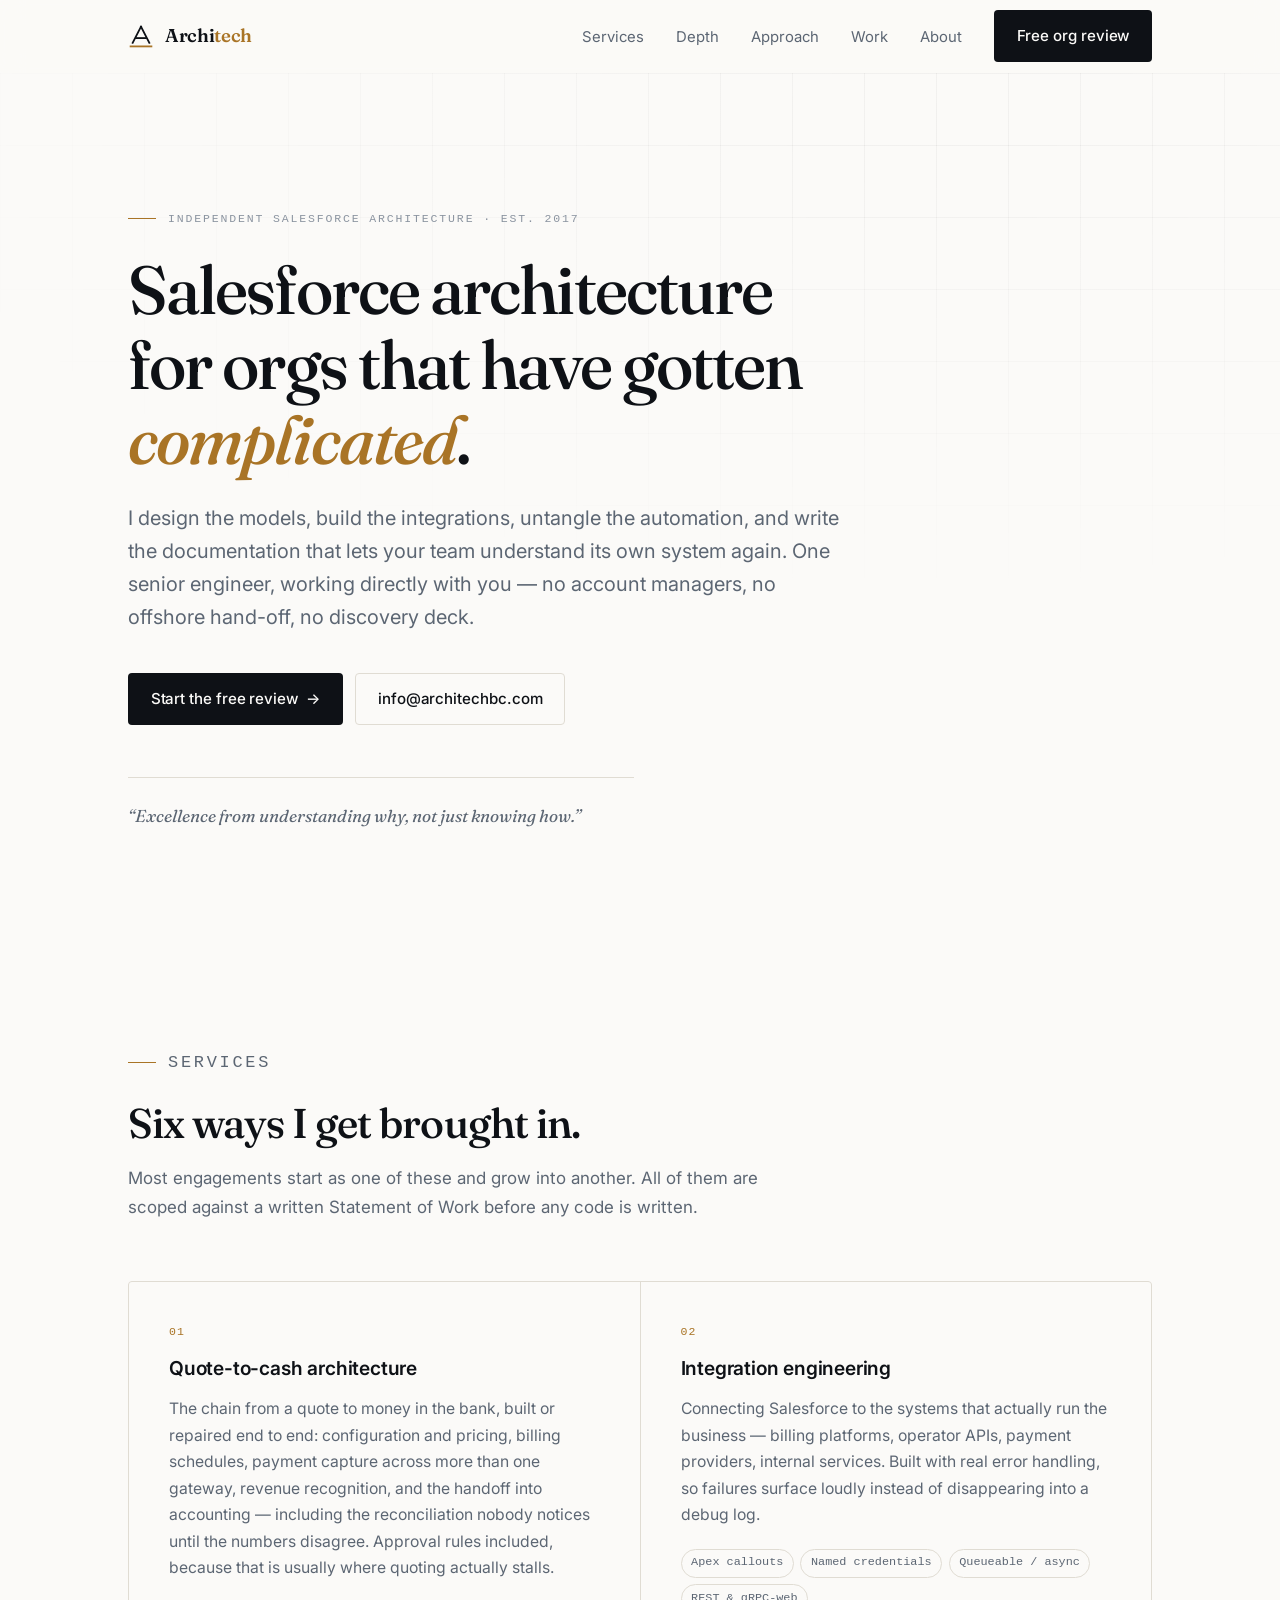
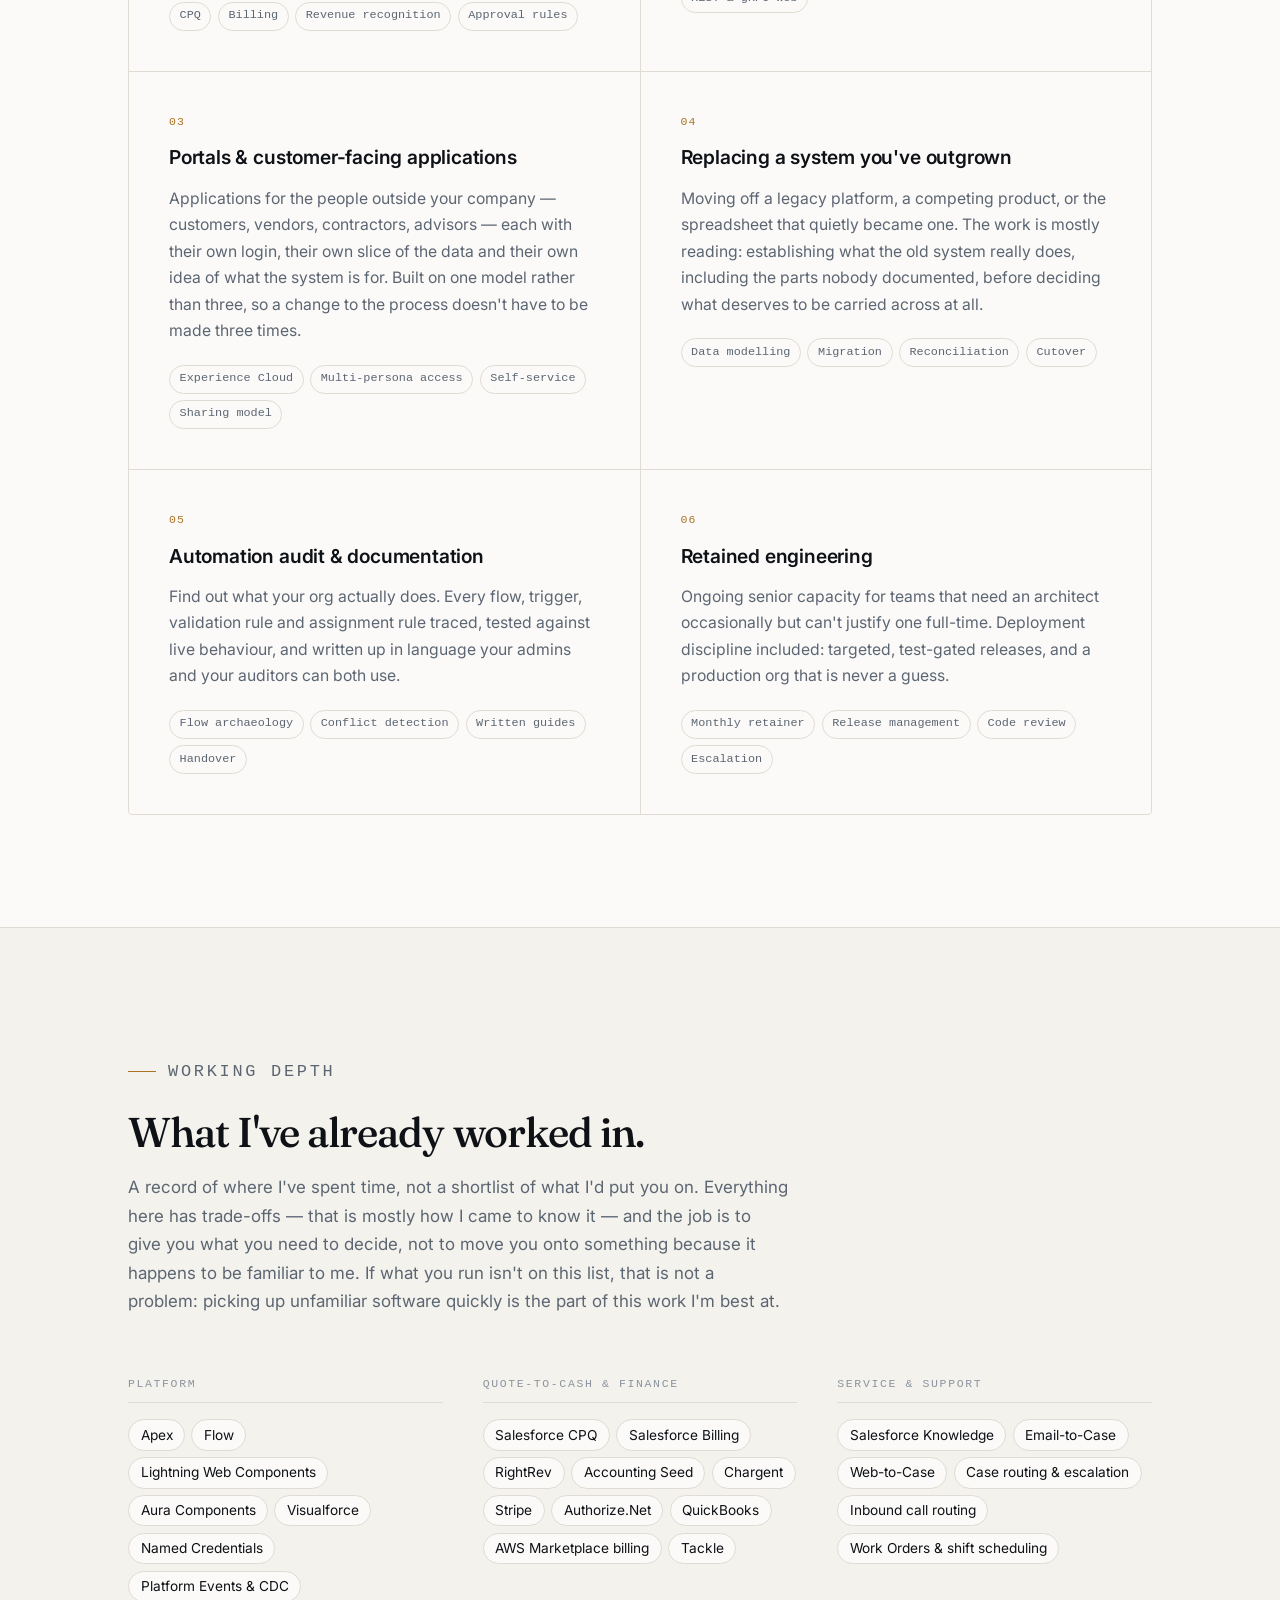
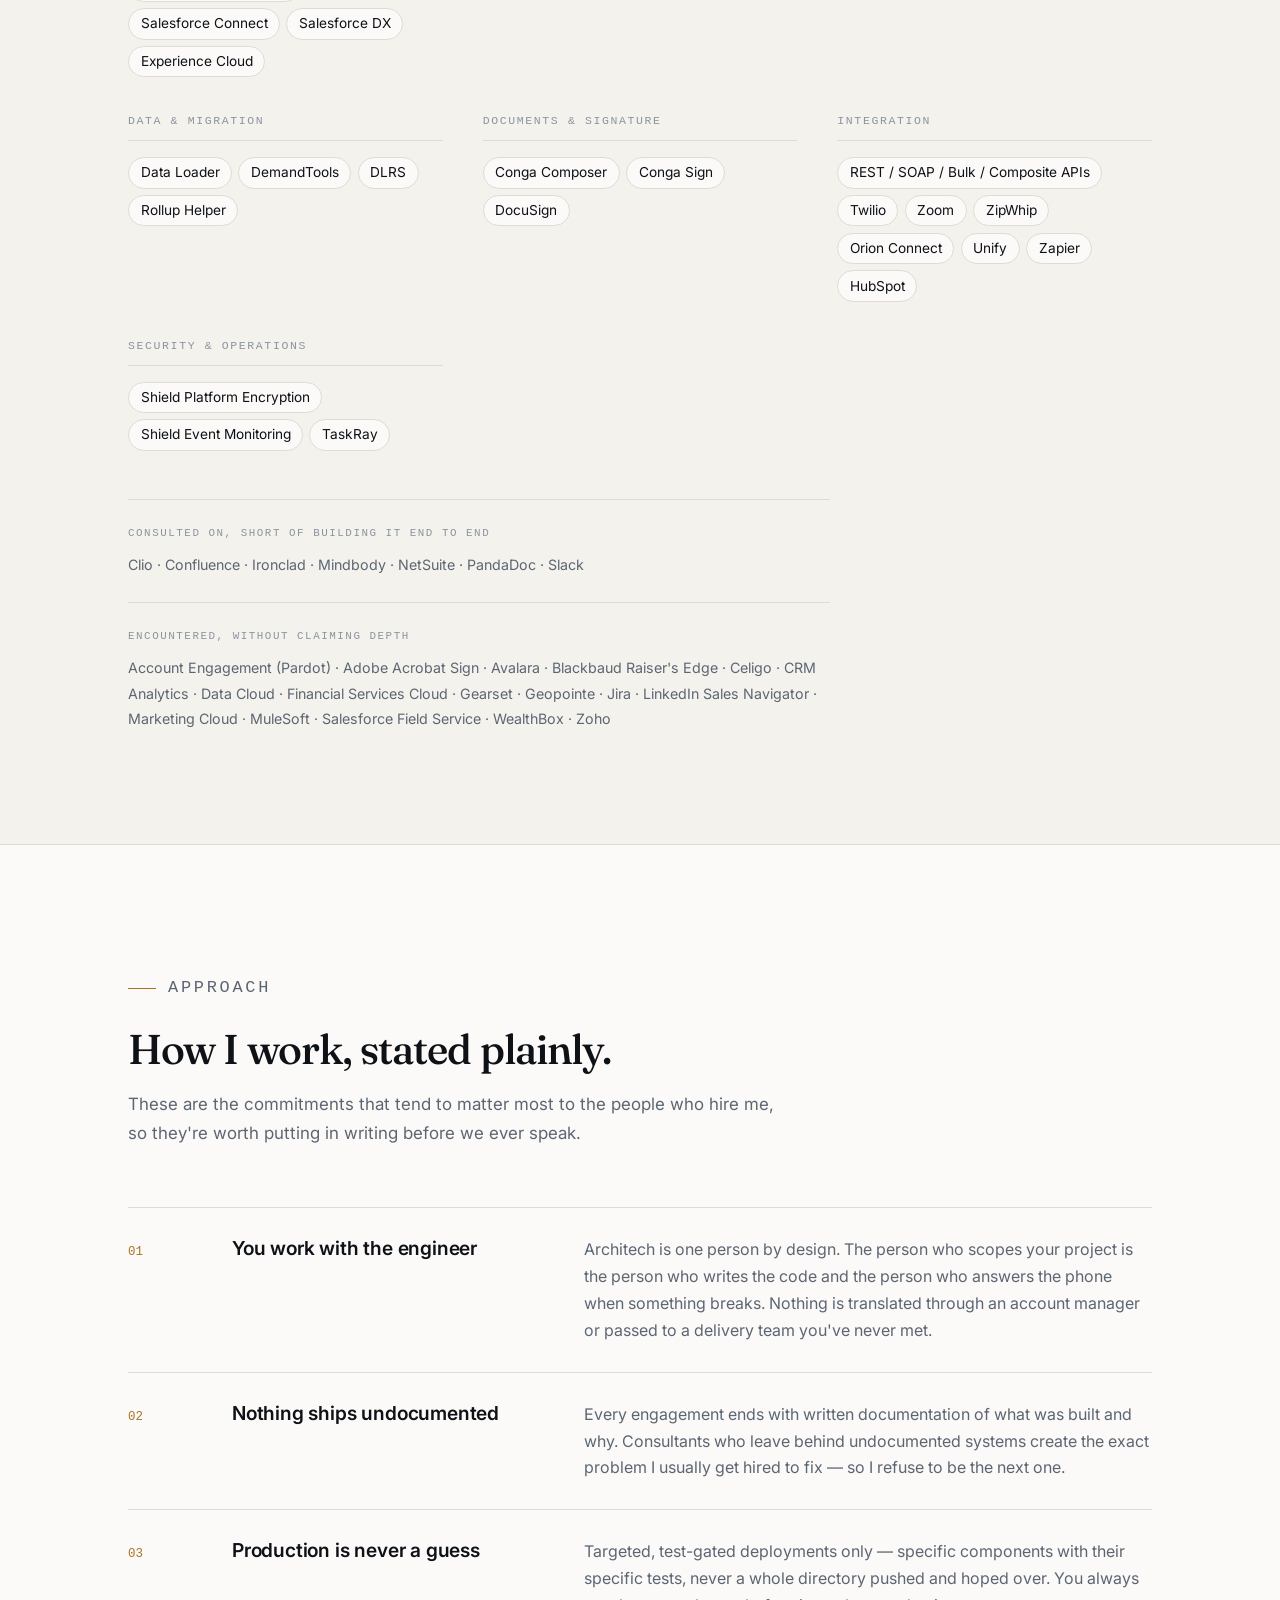
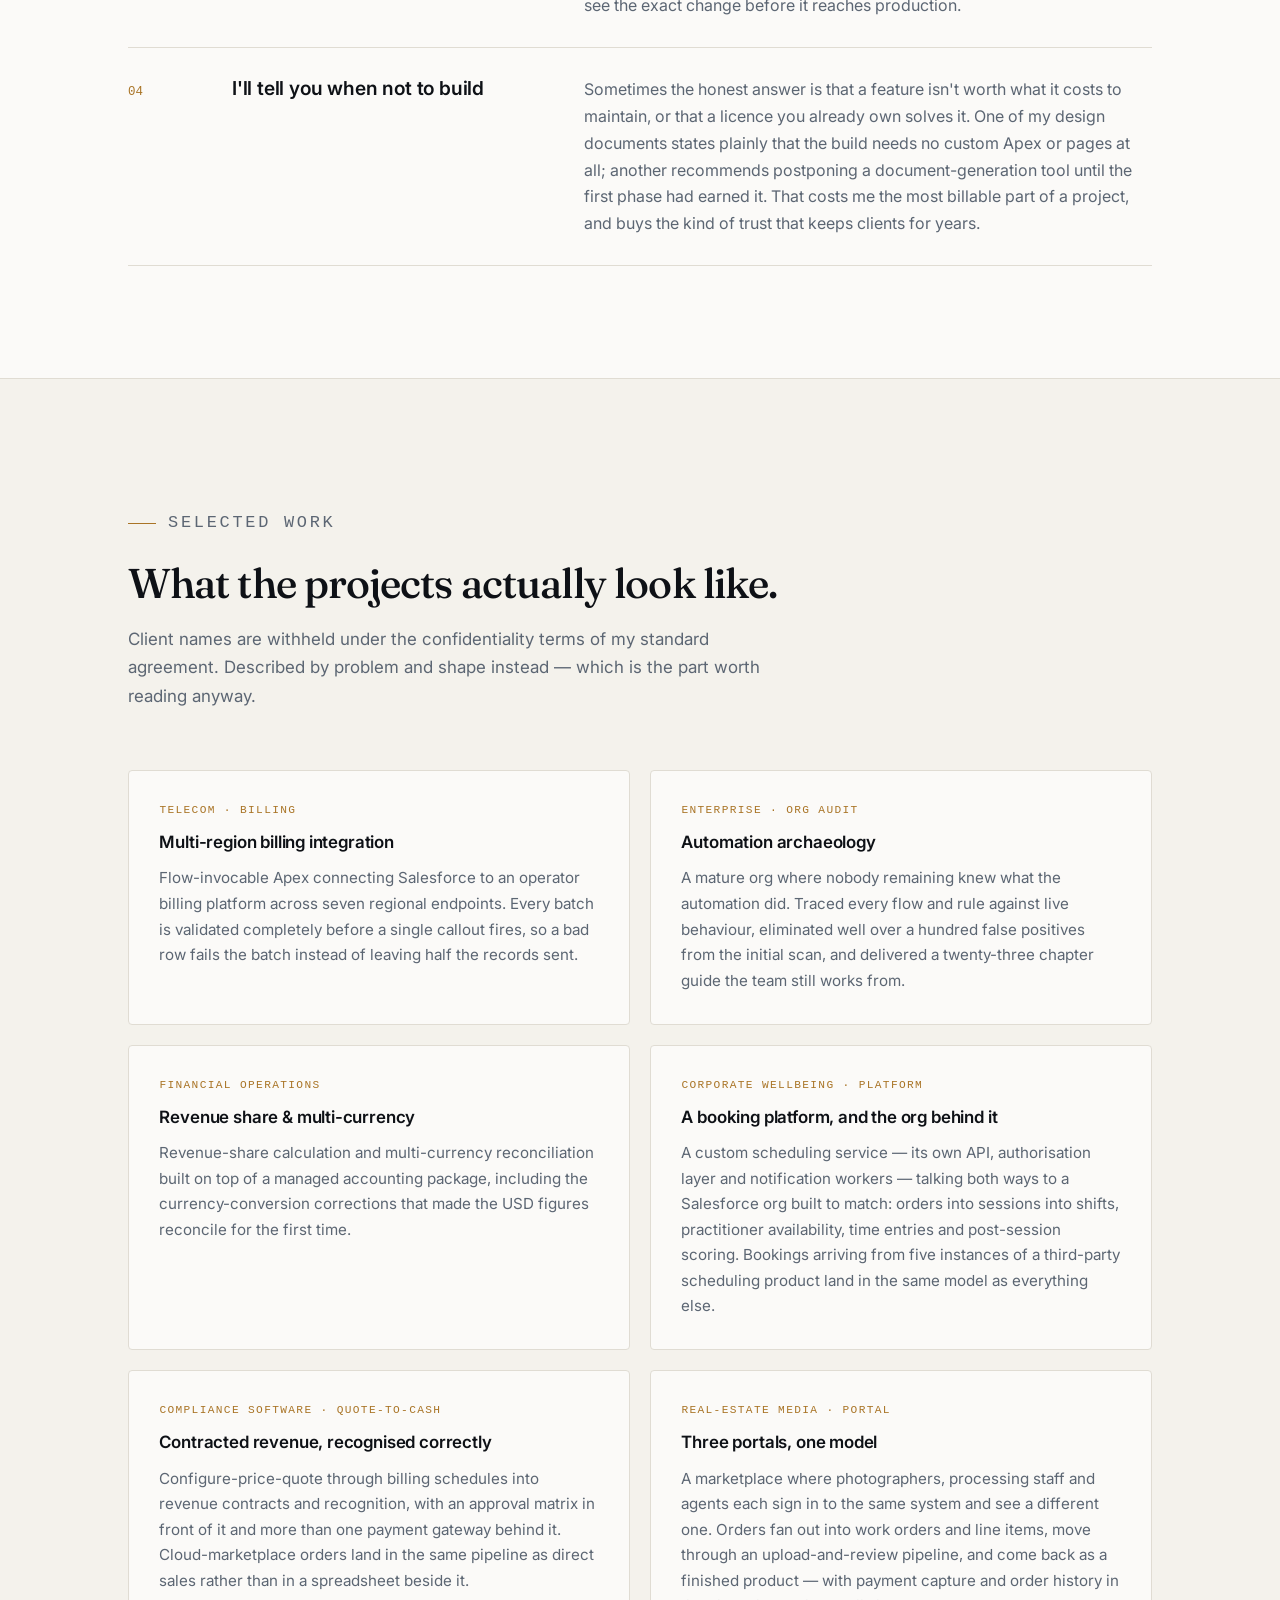
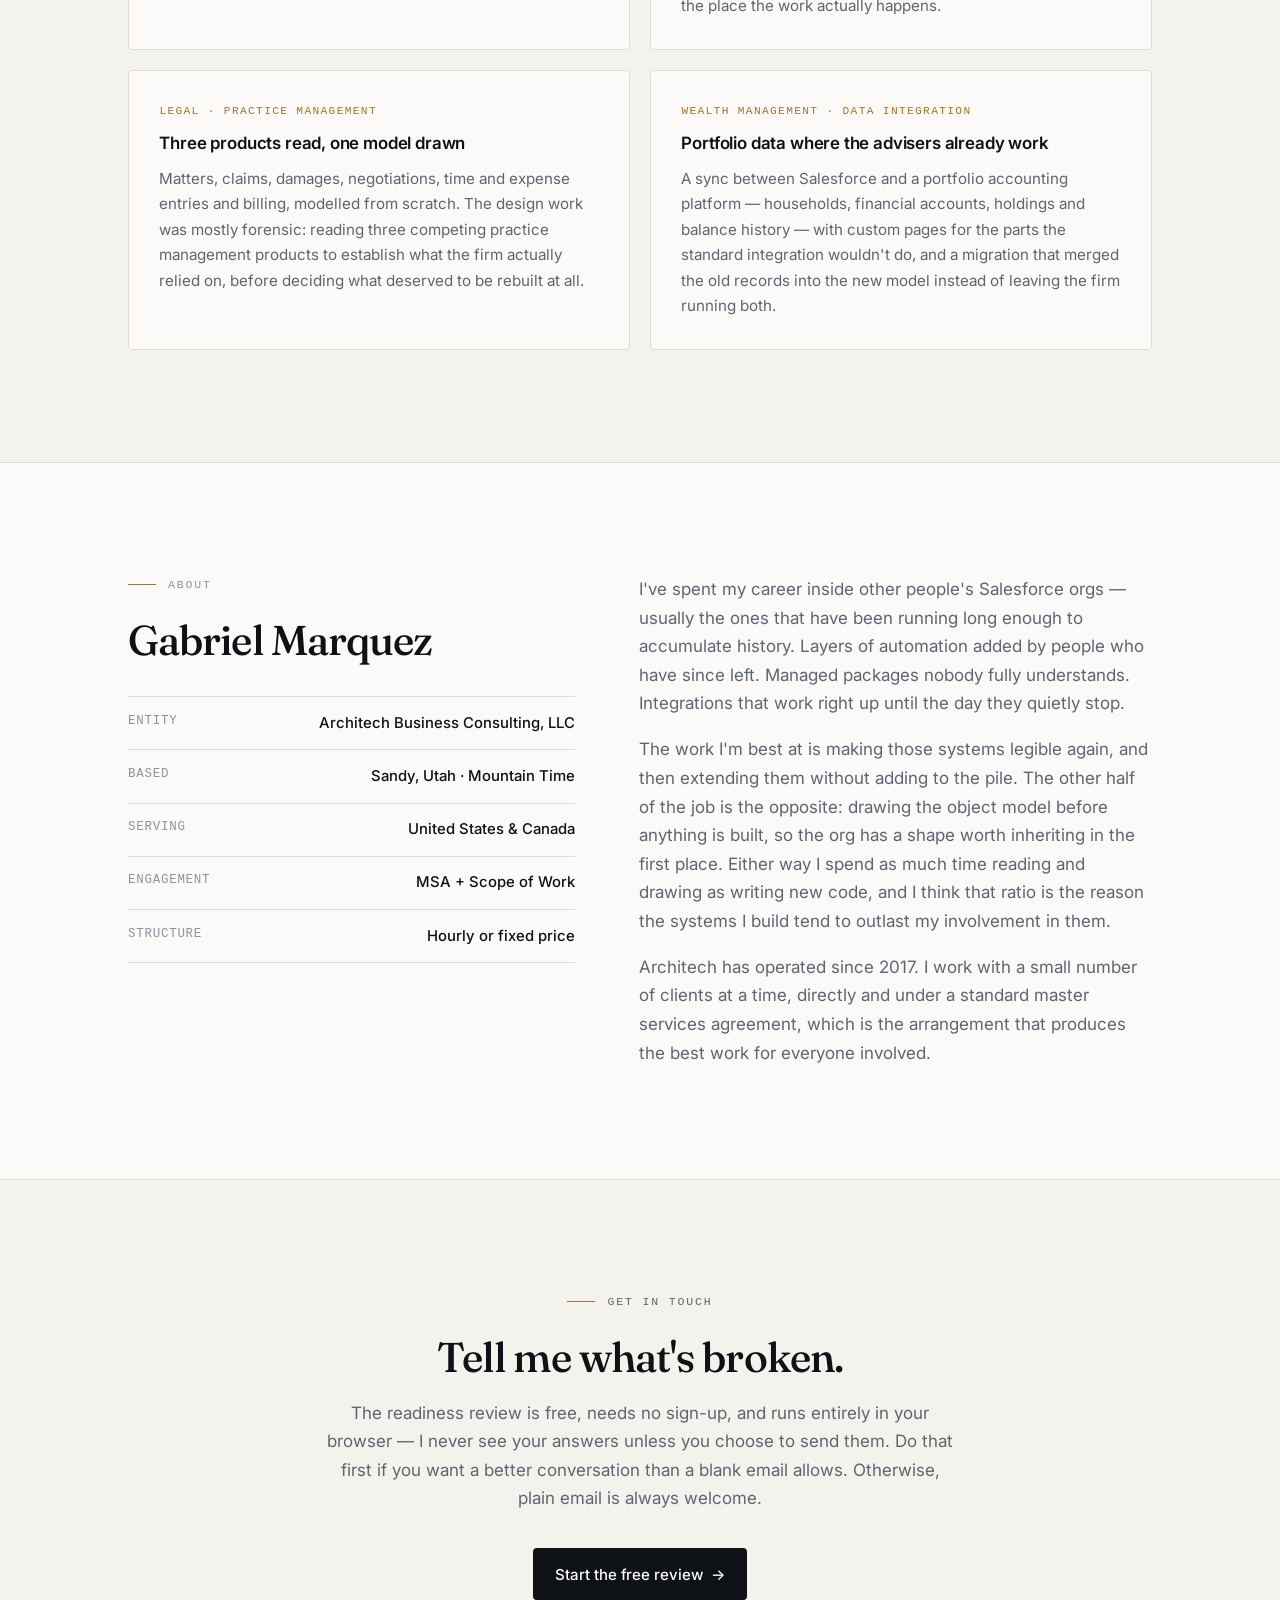
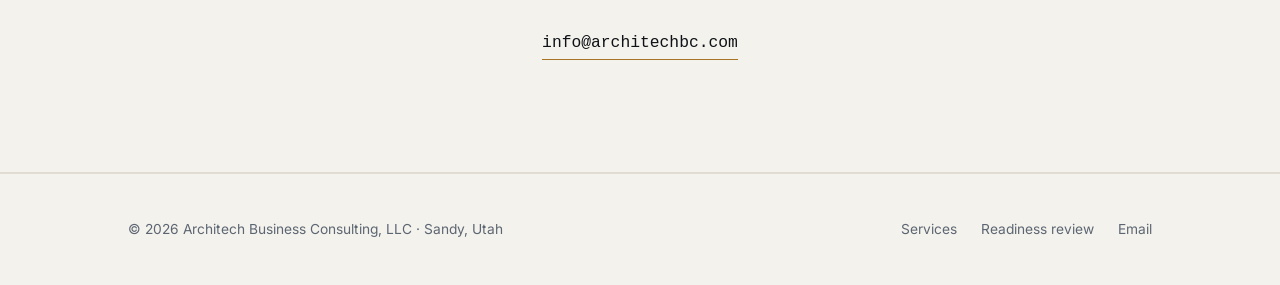
<file: index.html>
<!DOCTYPE html>
<html lang="en">
<head>
<meta charset="utf-8">
<meta name="viewport" content="width=device-width, initial-scale=1">

<!-- HTTPS only. GitHub Pages cannot send HSTS on a custom domain, so this is a
     belt-and-braces guard; the 301 from Pages does the real work. -->
<script>
  if (location.protocol === 'http:' && /(^|\.)architechbc\.com$/.test(location.hostname)) {
    location.replace('https://' + location.host + location.pathname + location.search + location.hash);
  }
</script>
<meta http-equiv="Content-Security-Policy" content="upgrade-insecure-requests">

<title>Architech Business Consulting — Independent Salesforce Architecture</title>
<meta name="description" content="Independent Salesforce architecture: quote-to-cash, integrations, portals, and the documentation that lets your team understand its own org.">
<link rel="canonical" href="https://architechbc.com/">

<meta property="og:type" content="website">
<meta property="og:site_name" content="Architech Business Consulting">
<meta property="og:title" content="Architech Business Consulting — Independent Salesforce Architecture">
<meta property="og:description" content="Quote-to-cash, integration engineering, portals, and the documentation nobody else will write. For Salesforce orgs that have gotten complicated.">
<meta property="og:url" content="https://architechbc.com/">
<meta property="og:image" content="https://architechbc.com/assets/img/og.png">
<meta property="og:image:width" content="1200">
<meta property="og:image:height" content="630">
<meta name="twitter:card" content="summary_large_image">

<link rel="icon" href="/favicon.ico" sizes="any">
<link rel="icon" href="/assets/img/favicon.svg" type="image/svg+xml">
<link rel="icon" type="image/png" sizes="32x32" href="/assets/img/favicon-32.png">
<link rel="icon" type="image/png" sizes="16x16" href="/assets/img/favicon-16.png">
<link rel="apple-touch-icon" href="/assets/img/apple-touch-icon.png">
<link rel="manifest" href="/site.webmanifest">
<meta name="theme-color" content="#0E1116">

<link rel="preconnect" href="https://fonts.googleapis.com">
<link rel="preconnect" href="https://fonts.gstatic.com" crossorigin>
<link href="https://fonts.googleapis.com/css2?family=Fraunces:ital,opsz,wght@0,9..144,400;0,9..144,500;0,9..144,600;1,9..144,400&family=Inter:wght@400;500;600&display=swap" rel="stylesheet">
<link rel="stylesheet" href="assets/css/site.css">

<script type="application/ld+json">
{
  "@context": "https://schema.org",
  "@type": "ProfessionalService",
  "name": "Architech Business Consulting, LLC",
  "alternateName": "Architech",
  "url": "https://architechbc.com/",
  "email": "info@architechbc.com",
  "description": "Independent Salesforce architecture: quote-to-cash, integration engineering, customer-facing portals, system replacement and automation documentation.",
  "founder": { "@type": "Person", "name": "Gabriel Marquez" },
  "foundingDate": "2017",
  "address": { "@type": "PostalAddress", "addressLocality": "Sandy", "addressRegion": "UT", "addressCountry": "US" },
  "areaServed": ["US", "CA"],
  "knowsAbout": ["Salesforce", "Apex", "Salesforce Flow", "Lightning Web Components", "Visualforce", "Experience Cloud", "Salesforce CPQ", "Salesforce Billing", "Revenue Recognition", "Accounting Seed", "System Integration", "Data Migration", "Salesforce DX", "Solution Architecture", "Quote to Cash"]
}
</script>
</head>
<body>
<a class="skip" href="#main">Skip to content</a>

<header class="site-header" id="siteHeader">
  <div class="wrap site-header__inner">
    <a class="brand" href="/" aria-label="Architech Business Consulting — home">
      <svg viewBox="0 0 100 100" fill="none" aria-hidden="true">
        <g stroke="currentColor" stroke-width="7" stroke-linecap="square">
          <path d="M50 14 L82 76"/><path d="M50 14 L18 76"/><path d="M31 58 H69"/>
        </g>
        <path d="M10 90 H90" stroke="var(--accent)" stroke-width="7" stroke-linecap="square"/>
      </svg>
      <span class="brand__name">Archi<em>tech</em></span>
    </a>

    <nav class="nav" id="nav" aria-label="Primary">
      <ul class="nav__links">
        <li><a href="#services">Services</a></li>
        <li><a href="#depth">Depth</a></li>
        <li><a href="#approach">Approach</a></li>
        <li><a href="#work">Work</a></li>
        <li><a href="#about">About</a></li>
      </ul>
      <a class="btn btn--primary header-cta" href="/scope/">Free org review</a>
      <button class="nav__toggle" id="navToggle" aria-expanded="false" aria-controls="nav" aria-label="Menu">
        <svg viewBox="0 0 24 24" fill="none" stroke="currentColor" stroke-width="2" aria-hidden="true">
          <path d="M3 6h18M3 12h18M3 18h18"/>
        </svg>
      </button>
    </nav>
  </div>
</header>

<main id="main">

  <!-- ============================ HERO ============================ -->
  <section class="hero">
    <div class="wrap">
      <p class="eyebrow">Independent Salesforce architecture &middot; Est. 2017</p>
      <h1>Salesforce architecture for orgs that have gotten <em>complicated</em>.</h1>
      <p class="lede hero__lede">
        I design the models, build the integrations, untangle the automation, and write the
        documentation that lets your team understand its own system again. One senior engineer,
        working directly with you
        &mdash; no account managers, no offshore hand-off, no discovery deck.
      </p>
      <div class="hero__actions">
        <a class="btn btn--primary" href="/scope/">Start the free review <span class="btn__arrow" aria-hidden="true">&rarr;</span></a>
        <a class="btn btn--ghost" href="mailto:info@architechbc.com">info@architechbc.com</a>
      </div>
      <p class="hero__sig">&ldquo;Excellence from understanding why, not just knowing how.&rdquo;</p>
    </div>
  </section>

  <!-- ========================== SERVICES ========================== -->
  <section class="section" id="services">
    <div class="wrap">
      <div class="section__head">
        <p class="eyebrow">Services</p>
        <h2>Six ways I get brought in.</h2>
        <p>Most engagements start as one of these and grow into another. All of them are scoped
           against a written Statement of Work before any code is written.</p>
      </div>

      <div class="services">
        <article class="service">
          <span class="service__num">01</span>
          <h3>Quote-to-cash architecture</h3>
          <p>The chain from a quote to money in the bank, built or repaired end to end:
             configuration and pricing, billing schedules, payment capture across more than one
             gateway, revenue recognition, and the handoff into accounting &mdash; including the
             reconciliation nobody notices until the numbers disagree. Approval rules included,
             because that is usually where quoting actually stalls.</p>
          <ul><li>CPQ</li><li>Billing</li><li>Revenue recognition</li><li>Approval rules</li></ul>
        </article>

        <article class="service">
          <span class="service__num">02</span>
          <h3>Integration engineering</h3>
          <p>Connecting Salesforce to the systems that actually run the business &mdash; billing
             platforms, operator APIs, payment providers, internal services. Built with real error
             handling, so failures surface loudly instead of disappearing into a debug log.</p>
          <ul><li>Apex callouts</li><li>Named credentials</li><li>Queueable / async</li><li>REST &amp; gRPC-web</li></ul>
        </article>

        <article class="service">
          <span class="service__num">03</span>
          <h3>Portals &amp; customer-facing applications</h3>
          <p>Applications for the people outside your company &mdash; customers, vendors,
             contractors, advisors &mdash; each with their own login, their own slice of the data
             and their own idea of what the system is for. Built on one model rather than three, so
             a change to the process doesn't have to be made three times.</p>
          <ul><li>Experience Cloud</li><li>Multi-persona access</li><li>Self-service</li><li>Sharing model</li></ul>
        </article>

        <article class="service">
          <span class="service__num">04</span>
          <h3>Replacing a system you've outgrown</h3>
          <p>Moving off a legacy platform, a competing product, or the spreadsheet that quietly
             became one. The work is mostly reading: establishing what the old system really does,
             including the parts nobody documented, before deciding what deserves to be carried
             across at all.</p>
          <ul><li>Data modelling</li><li>Migration</li><li>Reconciliation</li><li>Cutover</li></ul>
        </article>

        <article class="service">
          <span class="service__num">05</span>
          <h3>Automation audit &amp; documentation</h3>
          <p>Find out what your org actually does. Every flow, trigger, validation rule and
             assignment rule traced, tested against live behaviour, and written up in language your
             admins and your auditors can both use.</p>
          <ul><li>Flow archaeology</li><li>Conflict detection</li><li>Written guides</li><li>Handover</li></ul>
        </article>

        <article class="service">
          <span class="service__num">06</span>
          <h3>Retained engineering</h3>
          <p>Ongoing senior capacity for teams that need an architect occasionally but can't justify
             one full-time. Deployment discipline included: targeted, test-gated releases, and a
             production org that is never a guess.</p>
          <ul><li>Monthly retainer</li><li>Release management</li><li>Code review</li><li>Escalation</li></ul>
        </article>
      </div>
    </div>
  </section>

  <!-- ======================== WORKING DEPTH ======================= -->
  <section class="section section--tint" id="depth">
    <div class="wrap">
      <div class="section__head">
        <p class="eyebrow">Working depth</p>
        <h2>What I've already worked in.</h2>
        <p>A record of where I've spent time, not a shortlist of what I'd put you on. Everything
           here has trade-offs &mdash; that is mostly how I came to know it &mdash; and the job is
           to give you what you need to decide, not to move you onto something because it happens to
           be familiar to me. If what you run isn't on this list, that is not a problem: picking up
           unfamiliar software quickly is the part of this work I'm best at.</p>
      </div>

      <div class="depth">
        <div class="depth__group">
          <h3>Platform</h3>
          <ul>
            <li>Apex</li>
            <li>Flow</li>
            <li>Lightning Web Components</li>
            <li>Aura Components</li>
            <li>Visualforce</li>
            <li>Named Credentials</li>
            <li>Platform Events &amp; CDC</li>
            <li>Salesforce Connect</li>
            <li>Salesforce DX</li>
            <li>Experience Cloud</li>
          </ul>
        </div>

        <div class="depth__group">
          <h3>Quote-to-cash &amp; finance</h3>
          <ul>
            <li>Salesforce CPQ</li>
            <li>Salesforce Billing</li>
            <li>RightRev</li>
            <li>Accounting Seed</li>
            <li>Chargent</li>
            <li>Stripe</li>
            <li>Authorize.Net</li>
            <li>QuickBooks</li>
            <li>AWS Marketplace billing</li>
            <li>Tackle</li>
          </ul>
        </div>

        <div class="depth__group">
          <h3>Service &amp; support</h3>
          <ul>
            <li>Salesforce Knowledge</li>
            <li>Email-to-Case</li>
            <li>Web-to-Case</li>
            <li>Case routing &amp; escalation</li>
            <li>Inbound call routing</li>
            <li>Work Orders &amp; shift scheduling</li>
          </ul>
        </div>

        <div class="depth__group">
          <h3>Data &amp; migration</h3>
          <ul>
            <li>Data Loader</li>
            <li>DemandTools</li>
            <li>DLRS</li>
            <li>Rollup Helper</li>
          </ul>
        </div>

        <div class="depth__group">
          <h3>Documents &amp; signature</h3>
          <ul>
            <li>Conga Composer</li>
            <li>Conga Sign</li>
            <li>DocuSign</li>
          </ul>
        </div>

        <div class="depth__group">
          <h3>Integration</h3>
          <ul>
            <li>REST / SOAP / Bulk / Composite APIs</li>
            <li>Twilio</li>
            <li>Zoom</li>
            <li>ZipWhip</li>
            <li>Orion Connect</li>
            <li>Unify</li>
            <li>Zapier</li>
            <li>HubSpot</li>
          </ul>
        </div>

        <div class="depth__group">
          <h3>Security &amp; operations</h3>
          <ul>
            <li>Shield Platform Encryption</li>
            <li>Shield Event Monitoring</li>
            <li>TaskRay</li>
          </ul>
        </div>
      </div>

      <p class="depth__also">
        <span>Consulted on, short of building it end to end</span>
        Clio &middot; Confluence &middot; Ironclad &middot; Mindbody &middot; NetSuite &middot;
        PandaDoc &middot; Slack
      </p>

      <p class="depth__also">
        <span>Encountered, without claiming depth</span>
        Account Engagement (Pardot) &middot; Adobe Acrobat Sign &middot; Avalara &middot;
        Blackbaud Raiser's Edge &middot; Celigo &middot; CRM Analytics &middot; Data Cloud &middot;
        Financial Services Cloud &middot; Gearset &middot; Geopointe &middot; Jira &middot;
        LinkedIn Sales Navigator &middot; Marketing Cloud &middot; MuleSoft &middot;
        Salesforce Field Service &middot; WealthBox &middot; Zoho
      </p>
    </div>
  </section>

  <!-- ========================== APPROACH ========================== -->
  <section class="section" id="approach">
    <div class="wrap">
      <div class="section__head">
        <p class="eyebrow">Approach</p>
        <h2>How I work, stated plainly.</h2>
        <p>These are the commitments that tend to matter most to the people who hire me, so
           they're worth putting in writing before we ever speak.</p>
      </div>

      <div class="approach">
        <div class="approach__item">
          <span class="approach__num">01</span>
          <h3>You work with the engineer</h3>
          <p>Architech is one person by design. The person who scopes your project is the person who
             writes the code and the person who answers the phone when something breaks. Nothing is
             translated through an account manager or passed to a delivery team you've never met.</p>
        </div>

        <div class="approach__item">
          <span class="approach__num">02</span>
          <h3>Nothing ships undocumented</h3>
          <p>Every engagement ends with written documentation of what was built and why. Consultants
             who leave behind undocumented systems create the exact problem I usually get hired to
             fix &mdash; so I refuse to be the next one.</p>
        </div>

        <div class="approach__item">
          <span class="approach__num">03</span>
          <h3>Production is never a guess</h3>
          <p>Targeted, test-gated deployments only &mdash; specific components with their specific
             tests, never a whole directory pushed and hoped over. You always see the exact change
             before it reaches production.</p>
        </div>

        <div class="approach__item">
          <span class="approach__num">04</span>
          <h3>I'll tell you when not to build</h3>
          <p>Sometimes the honest answer is that a feature isn't worth what it costs to maintain, or
             that a licence you already own solves it. One of my design documents states plainly that
             the build needs no custom Apex or pages at all; another recommends postponing a
             document-generation tool until the first phase had earned it. That costs me the most
             billable part of a project, and buys the kind of trust that keeps clients for years.</p>
        </div>
      </div>
    </div>
  </section>

  <!-- ============================ WORK ============================ -->
  <section class="section section--tint" id="work">
    <div class="wrap">
      <div class="section__head">
        <p class="eyebrow">Selected work</p>
        <h2>What the projects actually look like.</h2>
        <p>Client names are withheld under the confidentiality terms of my standard agreement.
           Described by problem and shape instead &mdash; which is the part worth reading anyway.</p>
      </div>

      <div class="sectors">
        <article class="sector">
          <span class="sector__tag">Telecom &middot; Billing</span>
          <h3>Multi-region billing integration</h3>
          <p>Flow-invocable Apex connecting Salesforce to an operator billing platform across seven
             regional endpoints. Every batch is validated completely before a single callout fires,
             so a bad row fails the batch instead of leaving half the records sent.</p>
        </article>

        <article class="sector">
          <span class="sector__tag">Enterprise &middot; Org audit</span>
          <h3>Automation archaeology</h3>
          <p>A mature org where nobody remaining knew what the automation did. Traced every flow and
             rule against live behaviour, eliminated well over a hundred false positives from the
             initial scan, and delivered a twenty-three chapter guide the team still works from.</p>
        </article>

        <article class="sector">
          <span class="sector__tag">Financial operations</span>
          <h3>Revenue share &amp; multi-currency</h3>
          <p>Revenue-share calculation and multi-currency reconciliation built on top of a managed
             accounting package, including the currency-conversion corrections that made the USD
             figures reconcile for the first time.</p>
        </article>

        <article class="sector">
          <span class="sector__tag">Corporate wellbeing &middot; Platform</span>
          <h3>A booking platform, and the org behind it</h3>
          <p>A custom scheduling service &mdash; its own API, authorisation layer and notification
             workers &mdash; talking both ways to a Salesforce org built to match: orders into
             sessions into shifts, practitioner availability, time entries and post-session scoring.
             Bookings arriving from five instances of a third-party scheduling product land in the
             same model as everything else.</p>
        </article>

        <article class="sector">
          <span class="sector__tag">Compliance software &middot; Quote-to-cash</span>
          <h3>Contracted revenue, recognised correctly</h3>
          <p>Configure-price-quote through billing schedules into revenue contracts and recognition,
             with an approval matrix in front of it and more than one payment gateway behind it.
             Cloud-marketplace orders land in the same pipeline as direct sales rather than in a
             spreadsheet beside it.</p>
        </article>

        <article class="sector">
          <span class="sector__tag">Real-estate media &middot; Portal</span>
          <h3>Three portals, one model</h3>
          <p>A marketplace where photographers, processing staff and agents each sign in to the same
             system and see a different one. Orders fan out into work orders and line items, move
             through an upload-and-review pipeline, and come back as a finished product &mdash; with
             payment capture and order history in the place the work actually happens.</p>
        </article>

        <article class="sector">
          <span class="sector__tag">Legal &middot; Practice management</span>
          <h3>Three products read, one model drawn</h3>
          <p>Matters, claims, damages, negotiations, time and expense entries and billing, modelled
             from scratch. The design work was mostly forensic: reading three competing practice
             management products to establish what the firm actually relied on, before deciding what
             deserved to be rebuilt at all.</p>
        </article>

        <article class="sector">
          <span class="sector__tag">Wealth management &middot; Data integration</span>
          <h3>Portfolio data where the advisers already work</h3>
          <p>A sync between Salesforce and a portfolio accounting platform &mdash; households,
             financial accounts, holdings and balance history &mdash; with custom pages for the parts
             the standard integration wouldn't do, and a migration that merged the old records into
             the new model instead of leaving the firm running both.</p>
        </article>
      </div>
    </div>
  </section>

  <!-- =========================== ABOUT ============================ -->
  <section class="section" id="about">
    <div class="wrap">
      <div class="about">
        <div>
          <p class="eyebrow">About</p>
          <h2>Gabriel Marquez</h2>
          <ul class="about__facts" style="margin-top:2rem">
            <li><span class="k">Entity</span><span class="v">Architech Business Consulting, LLC</span></li>
            <li><span class="k">Based</span><span class="v">Sandy, Utah &middot; Mountain Time</span></li>
            <li><span class="k">Serving</span><span class="v">United States &amp; Canada</span></li>
            <li><span class="k">Engagement</span><span class="v">MSA + Scope of Work</span></li>
            <li><span class="k">Structure</span><span class="v">Hourly or fixed price</span></li>
          </ul>
        </div>

        <div class="about__body">
          <p>I've spent my career inside other people's Salesforce orgs &mdash; usually the ones that
             have been running long enough to accumulate history. Layers of automation added by people
             who have since left. Managed packages nobody fully understands. Integrations that work
             right up until the day they quietly stop.</p>
          <p>The work I'm best at is making those systems legible again, and then extending them
             without adding to the pile. The other half of the job is the opposite: drawing the
             object model before anything is built, so the org has a shape worth inheriting in the
             first place. Either way I spend as much time reading and drawing as writing new code,
             and I think that ratio is the reason the systems I build tend to outlast my involvement
             in them.</p>
          <p>Architech has operated since 2017. I work with a small number of clients at a time,
             directly and under a standard master services agreement, which is the arrangement that
             produces the best work for everyone involved.</p>
        </div>
      </div>
    </div>
  </section>

  <!-- ========================== CONTACT =========================== -->
  <section class="section section--tint" id="contact">
    <div class="wrap contact">
      <p class="eyebrow" style="justify-content:center">Get in touch</p>
      <h2>Tell me what's broken.</h2>
      <p>The readiness review is free, needs no sign-up, and runs entirely in your browser &mdash;
         I never see your answers unless you choose to send them. Do that first if you want a
         better conversation than a blank email allows. Otherwise, plain email is always welcome.</p>
      <div class="contact__actions">
        <a class="btn btn--primary" href="/scope/">Start the free review <span class="btn__arrow" aria-hidden="true">&rarr;</span></a>
      </div>
      <a class="contact__mail" href="mailto:info@architechbc.com">info@architechbc.com</a>
    </div>
  </section>

</main>

<footer class="site-footer">
  <div class="wrap site-footer__inner">
    <small>&copy; <span id="year">2026</span> Architech Business Consulting, LLC &middot; Sandy, Utah</small>
    <nav aria-label="Footer">
      <a href="#services">Services</a>
      <a href="/scope/">Readiness review</a>
      <a href="mailto:info@architechbc.com">Email</a>
    </nav>
  </div>
</footer>

<script>
  // Hairline under the header once the page scrolls.
  var header = document.getElementById('siteHeader');
  var onScroll = function () {
    header.setAttribute('data-scrolled', window.scrollY > 8 ? 'true' : 'false');
  };
  onScroll();
  window.addEventListener('scroll', onScroll, { passive: true });

  // Mobile menu.
  var nav = document.getElementById('nav');
  var toggle = document.getElementById('navToggle');
  toggle.addEventListener('click', function () {
    var open = nav.getAttribute('data-open') === 'true';
    nav.setAttribute('data-open', open ? 'false' : 'true');
    toggle.setAttribute('aria-expanded', open ? 'false' : 'true');
  });
  nav.addEventListener('click', function (e) {
    if (e.target.tagName === 'A') {
      nav.setAttribute('data-open', 'false');
      toggle.setAttribute('aria-expanded', 'false');
    }
  });

  document.getElementById('year').textContent = new Date().getFullYear();
</script>
</body>
</html>
</file>
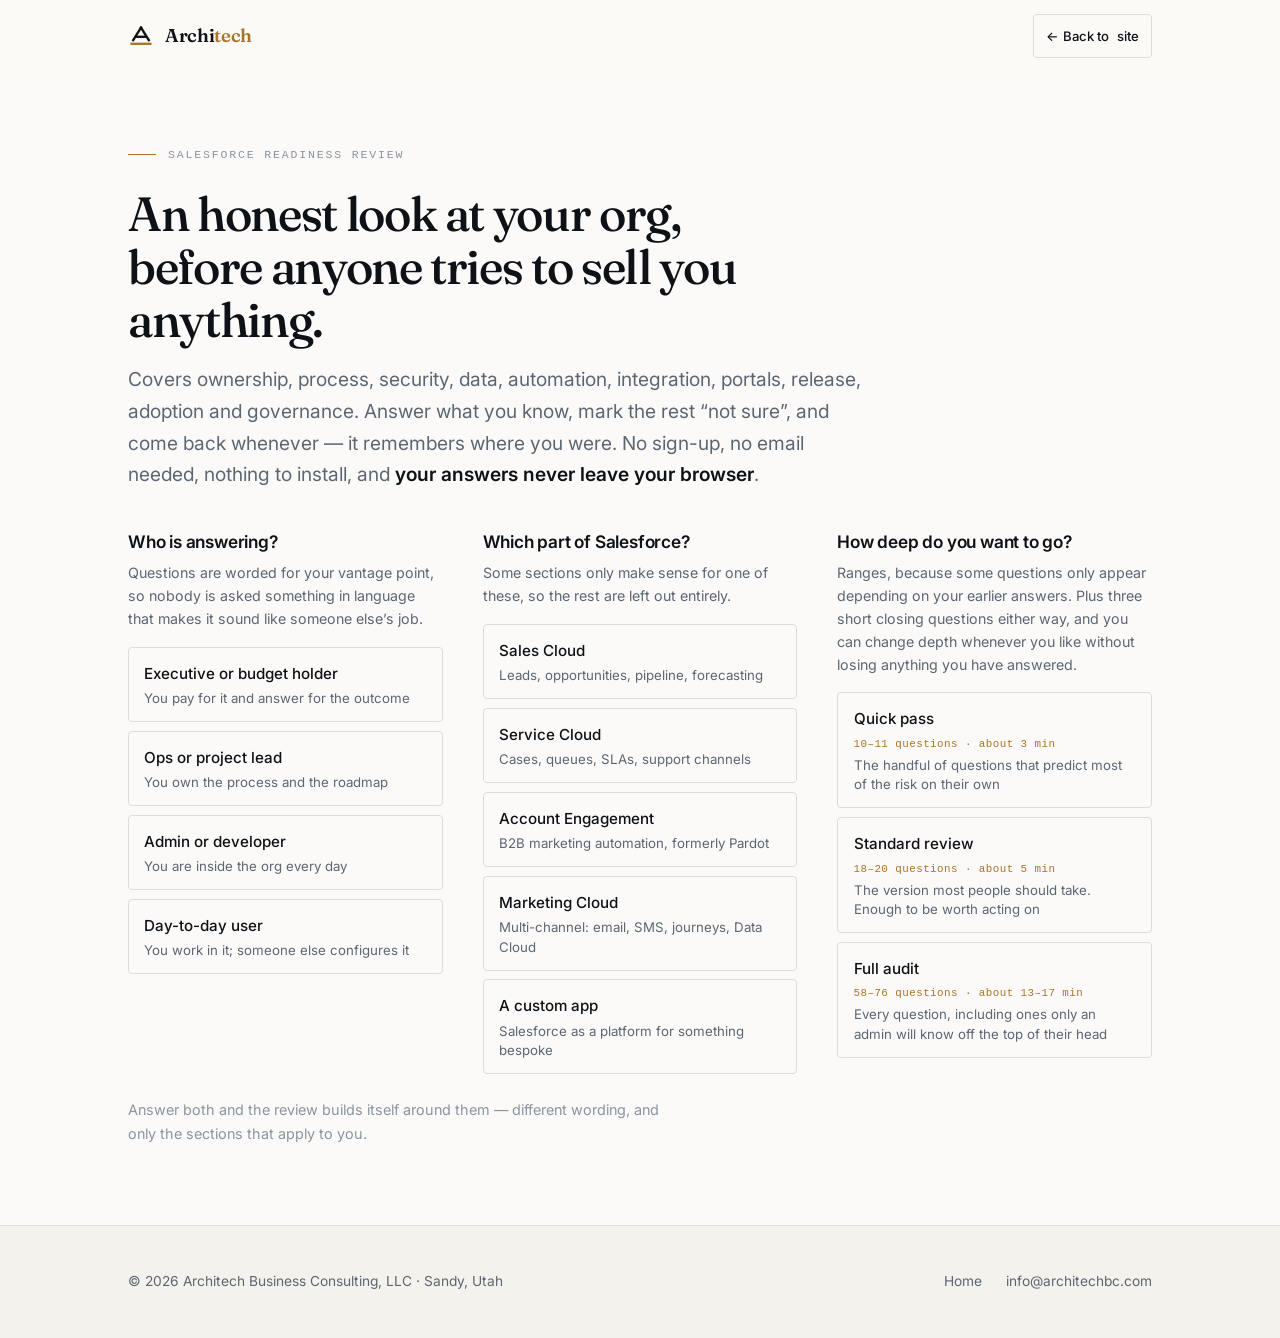
<file: scope/index.html>
<!DOCTYPE html>
<html lang="en">
<head>
<meta charset="utf-8">
<meta name="viewport" content="width=device-width, initial-scale=1, viewport-fit=cover">

<!-- HTTPS only. GitHub Pages cannot send HSTS on a custom domain, so this is a
     belt-and-braces guard; the 301 from Pages does the real work. -->
<script>
  if (location.protocol === 'http:' && /(^|\.)architechbc\.com$/.test(location.hostname)) {
    location.replace('https://' + location.host + location.pathname + location.search + location.hash);
  }
</script>
<meta http-equiv="Content-Security-Policy" content="upgrade-insecure-requests">

<title>Salesforce Readiness Review — free, private, no sign-up</title>
<meta name="description" content="A structured review of your Salesforce org across ownership, process, security, data, automation, integration, release and adoption. Runs entirely in your browser — your answers are never sent anywhere.">
<link rel="canonical" href="https://architechbc.com/scope/">

<meta property="og:type" content="website">
<meta property="og:site_name" content="Architech Business Consulting">
<meta property="og:title" content="Salesforce Readiness Review">
<meta property="og:description" content="An honest score, and a workbook you can take anywhere. Runs entirely in your browser — nothing is sent anywhere.">
<meta property="og:url" content="https://architechbc.com/scope/">
<meta property="og:image" content="https://architechbc.com/assets/img/og.png">
<meta property="og:image:width" content="1200">
<meta property="og:image:height" content="630">
<meta name="twitter:card" content="summary_large_image">

<link rel="icon" href="/favicon.ico" sizes="any">
<link rel="icon" href="/assets/img/favicon.svg" type="image/svg+xml">
<link rel="icon" type="image/png" sizes="32x32" href="/assets/img/favicon-32.png">
<link rel="icon" type="image/png" sizes="16x16" href="/assets/img/favicon-16.png">
<link rel="apple-touch-icon" href="/assets/img/apple-touch-icon.png">
<link rel="manifest" href="/site.webmanifest">
<meta name="theme-color" content="#0E1116">

<link rel="preconnect" href="https://fonts.googleapis.com">
<link rel="preconnect" href="https://fonts.gstatic.com" crossorigin>
<link href="https://fonts.googleapis.com/css2?family=Fraunces:ital,opsz,wght@0,9..144,400;0,9..144,500;0,9..144,600;1,9..144,400&family=Inter:wght@400;500;600&display=swap" rel="stylesheet">
<link rel="stylesheet" href="/assets/css/site.css">
<link rel="stylesheet" href="/assets/css/scope.css">
</head>
<body>
<a class="skip" href="#main">Skip to content</a>

<header class="site-header" id="siteHeader">
  <div class="wrap site-header__inner">
    <a class="brand" href="/" aria-label="Architech Business Consulting — home">
      <svg viewBox="0 0 100 100" fill="none" aria-hidden="true">
        <g stroke="currentColor" stroke-width="9" stroke-linecap="square">
          <path d="M50 18 L80 66"/><path d="M50 18 L20 66"/><path d="M33 53 H67"/>
        </g>
        <path d="M14 80 H86" stroke="var(--accent)" stroke-width="9" stroke-linecap="square"/>
      </svg>
      <span class="brand__name">Archi<em>tech</em></span>
    </a>
    <nav class="nav" aria-label="Primary">
      <a class="btn btn--ghost btn--sm" href="/"><span class="hide-xs">&larr; Back to </span>site</a>
    </nav>
  </div>
</header>

<main id="main">

  <section class="rev-hero">
    <div class="wrap">
      <p class="eyebrow">Salesforce Readiness Review</p>
      <h1>An honest look at your org, before anyone tries to sell you anything.</h1>
      <p class="lede">
        Covers ownership, process, security, data, automation, integration, portals, release,
        adoption and governance. Answer what you know, mark the rest &ldquo;not sure&rdquo;, and come back
        whenever &mdash; it remembers where you were. No sign-up, no email needed, nothing to install,
        and <strong>your answers never leave your browser</strong>.
      </p>
    </div>
  </section>

  <div class="wrap">
    <section class="gate" id="revGate"></section>
    <p class="gate__wait" id="gateHint">
      Answer both and the review builds itself around them &mdash; different wording, and only the
      sections that apply to you.
    </p>
  </div>

  <div id="revShell" hidden>
  <div class="rev-sticky" id="revSticky">
    <div class="wrap rev-sticky__inner">
      <div class="rev-sticky__prog">
        <div class="rev-sticky__bar"><span id="progBar"></span></div>
        <span class="rev-sticky__text" id="progText">0 of 0 answered</span>
      </div>

      <select class="rev-jump" id="revJump" aria-label="Jump to section"></select>

      <div class="rev-sticky__score">
        <span class="rev-sticky__label">Readiness</span>
        <strong id="ovScore">&mdash;</strong>
        <span class="badge" id="ovBand" data-tone="none">&mdash;</span>
      </div>

      <button type="button" class="btn btn--ghost btn--sm rev-clear" id="btnReset" title="Clear every answer">
        <span aria-hidden="true">&#10005;</span> <span class="hide-xs">Start over</span>
      </button>
    </div>
  </div>

  <div class="wrap rev-layout">
    <aside class="rev-side">
      <nav class="revnav" id="revNav" aria-label="Review sections"></nav>
    </aside>

    <div class="rev-main">
      <div id="revBody"></div>

      <section class="qsec" id="sec-closing">
        <div class="qsec__head">
          <span class="qsec__step">Closing</span>
          <h2>Three last questions</h2>
          <p>Context rather than scoring &mdash; these shape how the findings should be read, and
             they are the difference between a list of risks and a sense of which one matters first.</p>
          <div class="qsec__meter"><span data-bar="closing"></span></div>
        </div>
        <div id="revContext"></div>
      </section>

      <!-- ============================ RESULTS ============================ -->
      <section class="results" id="results" hidden>
        <div class="qsec__head">
          <span class="qsec__step">Results</span>
          <h2>What this says about your org</h2>
          <p>Scores reflect only the questions you answered. Skipped questions are excluded rather
             than counted as zero, so a partial review isn&rsquo;t unfairly penalised.</p>
        </div>

        <div class="scorecard" id="scorecard"></div>

        <div id="findingsWrap" hidden>
          <h3 class="results__h">Flags raised <span class="results__n" id="findingsCount">0</span></h3>
          <ul class="findings" id="findings"></ul>
        </div>

        <p class="results__none" id="noFindings" hidden>
          Nothing flagged from what you&rsquo;ve answered so far. That&rsquo;s genuinely uncommon
          &mdash; either your org is in good shape or the sections you skipped are the interesting ones.
        </p>

        <!-- ------------------------- TAKE IT WITH YOU ------------------- -->
        <div class="takeaway">
          <h3>Take this with you</h3>
          <p class="takeaway__lede">
            Both are free, need nothing from you, and are yours to use anywhere &mdash; including
            with another consultancy.
          </p>
          <div class="takeaway__row">
            <button type="button" class="btn btn--primary" id="btnLink">Copy my private link</button>
            <button type="button" class="btn btn--ghost" id="btnXlsx">Download workbook (.xlsx)</button>
          </div>
          <p class="takeaway__note">
            The workbook has three tabs: every question and answer with group scores, the flags
            raised with severity and explanation, and your link. Sortable and filterable.
            The link resumes where you left off on any device and is the only copy of your answers
            in existence &mdash; there is no server-side copy to recover if you lose it.
          </p>
        </div>

        <!-- ---------------------------- SUBMIT -------------------------- *
             No promise of a report. He reads submissions; a fit gets a reply.
             Everything of value is already free above, so this asks nothing
             the visitor has not already been given more than.
         * --------------------------------------------------------------- -->
        <div class="analysis">
          <h3>Want a second opinion on it?</h3>
          <p>
            If you&rsquo;d like someone to look properly at what came out of this, send it over.
            A person reads every submission. If it looks like something worth a conversation,
            you&rsquo;ll hear back &mdash; and if not, you still keep everything above.
          </p>
          <p class="analysis__why">
            To keep that honest, submission needs the full picture. A half-finished review, or one
            where most of the org is unknown, can&rsquo;t be judged fairly by anyone.
          </p>

          <ul class="reqs" id="sendReqs"></ul>

          <div class="fields fields--2">
            <div class="field">
              <label for="fEmail">Your email</label>
              <input type="email" id="fEmail" autocomplete="email" inputmode="email" placeholder="you@company.com">
            </div>
            <div class="field">
              <label for="fCompany">Company <span class="opt-tag">optional</span></label>
              <input type="text" id="fCompany" autocomplete="organization">
            </div>
          </div>
          <button type="button" class="btn btn--primary" id="btnSend">
            Send my review <span class="btn__arrow" aria-hidden="true">&rarr;</span>
          </button>
          <p class="sendmsg" id="sendMsg" role="alert" hidden></p>
          <p class="analysis__note">
            Opens your own mail client with the message pre-written, so you see exactly what
            you&rsquo;re sending before it goes. Nothing is transmitted from this page &mdash; there
            is no form, no backend, and nothing here that could send on your behalf.
          </p>
        </div>
      </section>

      <p class="results__empty" id="emptyState">
        Answer anything above and your results will appear here.
      </p>
    </div>
  </div>
  </div><!-- /revShell -->
</main>

<footer class="site-footer">
  <div class="wrap site-footer__inner">
    <small>&copy; <span id="year">2026</span> Architech Business Consulting, LLC &middot; Sandy, Utah</small>
    <nav aria-label="Footer">
      <a href="/">Home</a>
      <a href="mailto:info@architechbc.com">info@architechbc.com</a>
    </nav>
  </div>
</footer>

<!-- Privacy notice. Appears shortly after load, dismissible by button or swipe,
     and remembered so it never nags a returning visitor. -->
<aside class="notice" id="notice" data-show="false" role="note" aria-label="How your answers are handled">
  <button class="notice__x" data-dismiss aria-label="Dismiss">&#10005;</button>
  <h2>Your answers go nowhere.</h2>
  <p>
    No backend, no analytics, no form service. Your responses are packed into the part of the
    address bar after the <code>#</code>, which browsers never transmit in a web request &mdash;
    so they reach no server, mine included, and are saved only on this device.
  </p>
  <p>
    <strong>Copy your link</strong> and whoever you send it to sees your answers. Nobody else can.
    If you want a second opinion, you email me that link yourself. Until then I have no idea you
    were ever here.
  </p>
  <button class="btn btn--primary btn--sm notice__ok" data-dismiss>Got it</button>
</aside>

<div class="toast" id="toast" role="status" hidden></div>

<script src="/assets/js/xlsx.js"></script>
<script src="/assets/js/assessment-model.js"></script>
<script src="/assets/js/assessment.js"></script>
<script>
  document.getElementById('year').textContent = new Date().getFullYear();
  var h = document.getElementById('siteHeader');
  var s = function () { h.setAttribute('data-scrolled', window.scrollY > 8 ? 'true' : 'false'); };
  s(); window.addEventListener('scroll', s, { passive: true });
</script>
</body>
</html>
</file>
<file: assets/css/site.css>
/* ==========================================================================
   Architech Business Consulting — architechbc.com
   Hand-built static site. No build step, no framework, no dependencies.
   ========================================================================== */

/* --- Reset ------------------------------------------------------------- */
*, *::before, *::after { box-sizing: border-box; }
* { margin: 0; }
html { -webkit-text-size-adjust: 100%; scroll-behavior: smooth; }
@media (prefers-reduced-motion: reduce) {
  html { scroll-behavior: auto; }
  *, *::before, *::after { animation-duration: .01ms !important; transition-duration: .01ms !important; }
}
img, svg { display: block; max-width: 100%; }
button, input, select, textarea { font: inherit; color: inherit; }

/* --- Tokens ------------------------------------------------------------ */
:root {
  --ink:       #0E1116;
  --ink-soft:  #2B323C;
  --slate:     #5C6673;
  --slate-dim: #8B94A0;
  --paper:     #FBFAF8;
  --paper-2:   #F4F2EC;
  --paper-3:   #EBE8E0;
  --line:      #E0DCD3;
  --line-soft: #EEEBE4;
  --accent:    #A97426;
  --accent-ink:#8A5E1C;
  --accent-bg: #F6EEDF;
  --grid:      rgba(14, 17, 22, .045);

  --mark-datum: var(--accent);

  --font-display: "Fraunces", "Iowan Old Style", Georgia, serif;
  --font-body: "Inter", -apple-system, BlinkMacSystemFont, "Segoe UI", Roboto, sans-serif;
  --font-mono: ui-monospace, SFMono-Regular, "SF Mono", Menlo, Consolas, monospace;

  --wrap: 1120px;
  --gutter: clamp(1.25rem, 5vw, 3rem);
  --radius: 4px;
  --shadow: 0 1px 2px rgba(14,17,22,.04), 0 8px 24px -12px rgba(14,17,22,.10);
}

@media (prefers-color-scheme: dark) {
  :root {
    --ink:       #ECEAE5;
    --ink-soft:  #C9C6BF;
    --slate:     #9AA2AD;
    --slate-dim: #6F7783;
    --paper:     #0E1116;
    --paper-2:   #151A21;
    --paper-3:   #1D232C;
    --line:      #262D37;
    --line-soft: #1C222A;
    --accent:    #D9A455;
    --accent-ink:#E8BC77;
    --accent-bg: #1F1B12;
    --grid:      rgba(236, 234, 229, .05);
    --shadow: 0 1px 2px rgba(0,0,0,.3), 0 8px 24px -12px rgba(0,0,0,.6);
  }
}

/* --- Base -------------------------------------------------------------- */
body {
  background: var(--paper);
  color: var(--ink);
  font-family: var(--font-body);
  font-size: 1.0625rem;
  line-height: 1.68;
  -webkit-font-smoothing: antialiased;
  text-rendering: optimizeLegibility;
}

h1, h2, h3 { font-family: var(--font-display); font-weight: 500; line-height: 1.1; letter-spacing: -.015em; }
h1 { font-size: clamp(2.5rem, 5.6vw, 4.25rem); letter-spacing: -.028em; }
h2 { font-size: clamp(1.85rem, 3.4vw, 2.6rem); letter-spacing: -.022em; }
h3 { font-size: 1.2rem; font-family: var(--font-body); font-weight: 600; letter-spacing: -.01em; line-height: 1.35; }

a { color: inherit; text-underline-offset: .18em; text-decoration-thickness: 1px; }
a:focus-visible, button:focus-visible, summary:focus-visible {
  outline: 2px solid var(--accent); outline-offset: 3px; border-radius: 2px;
}

.wrap { width: 100%; max-width: var(--wrap); margin-inline: auto; padding-inline: var(--gutter); }
.lede { font-size: clamp(1.075rem, 1.6vw, 1.25rem); color: var(--slate); line-height: 1.65; max-width: 62ch; }
.mono { font-family: var(--font-mono); }

/* Eyebrow label — small caps, monospaced, with a leading rule */
.eyebrow {
  font-family: var(--font-mono); font-size: .72rem; font-weight: 500;
  letter-spacing: .16em; text-transform: uppercase; color: var(--slate-dim);
  display: flex; align-items: center; gap: .75rem; margin-bottom: 1.5rem;
}
.eyebrow::before {
  content: ""; width: 28px; height: 1px; background: var(--accent); flex: none;
}

/* --- Buttons ----------------------------------------------------------- */
.btn {
  display: inline-flex; align-items: center; gap: .5rem;
  padding: .78rem 1.35rem; border-radius: var(--radius);
  font-size: .945rem; font-weight: 500; letter-spacing: -.005em;
  text-decoration: none; border: 1px solid transparent; cursor: pointer;
  transition: background .18s ease, border-color .18s ease, color .18s ease, transform .18s ease;
}
.btn--primary { background: var(--ink); color: var(--paper); }
.btn--primary:hover { background: var(--accent-ink); transform: translateY(-1px); }
@media (prefers-color-scheme: dark) { .btn--primary:hover { background: var(--accent); color: #0E1116; } }
.btn--ghost { border-color: var(--line); color: var(--ink); background: transparent; }
.btn--ghost:hover { border-color: var(--accent); color: var(--accent-ink); }
.btn__arrow { transition: transform .18s ease; }
.btn:hover .btn__arrow { transform: translateX(3px); }

/* --- Header ------------------------------------------------------------ */
.site-header {
  position: sticky; top: 0; z-index: 50;
  background: color-mix(in srgb, var(--paper) 88%, transparent);
  backdrop-filter: saturate(180%) blur(12px);
  border-bottom: 1px solid transparent;
  transition: border-color .2s ease;
}
.site-header[data-scrolled="true"] { border-bottom-color: var(--line); }
.site-header__inner { display: flex; align-items: center; justify-content: space-between; gap: 1.5rem; height: 72px; }

.brand { display: inline-flex; align-items: center; gap: .7rem; text-decoration: none; color: var(--ink); }
.brand svg { width: 26px; height: 26px; color: var(--ink); flex: none; }
.brand__name { font-family: var(--font-display); font-size: 1.16rem; font-weight: 600; letter-spacing: -.02em; }
.brand__name em { font-style: normal; color: var(--accent); }

.nav { display: flex; align-items: center; gap: 2rem; }
.nav__links { display: flex; gap: 2rem; list-style: none; padding: 0; }
.nav__links a {
  text-decoration: none; font-size: .93rem; color: var(--slate);
  transition: color .16s ease; position: relative;
}
.nav__links a:hover { color: var(--ink); }

.nav__toggle { display: none; background: none; border: 1px solid var(--line); border-radius: var(--radius); padding: .5rem .7rem; cursor: pointer; }
.nav__toggle svg { width: 18px; height: 18px; }

@media (max-width: 860px) {
  .nav__links { display: none; }
  .nav__toggle { display: inline-flex; }
  .nav[data-open="true"] .nav__links {
    display: flex; flex-direction: column; gap: 0;
    position: absolute; inset: 72px 0 auto; background: var(--paper);
    border-bottom: 1px solid var(--line); padding: .5rem var(--gutter) 1.25rem;
  }
  .nav[data-open="true"] .nav__links a { display: block; padding: .8rem 0; border-bottom: 1px solid var(--line-soft); font-size: 1rem; }
  .header-cta { display: none; }
}

/* --- Hero -------------------------------------------------------------- */
.hero { position: relative; padding: clamp(4.5rem, 11vw, 8.5rem) 0 clamp(3.5rem, 7vw, 5.5rem); overflow: hidden; }
.hero::before {
  content: ""; position: absolute; inset: 0; pointer-events: none;
  background-image: linear-gradient(var(--grid) 1px, transparent 1px),
                    linear-gradient(90deg, var(--grid) 1px, transparent 1px);
  background-size: 72px 72px;
  -webkit-mask-image: radial-gradient(115% 78% at 72% 6%, #000 0%, transparent 72%);
          mask-image: radial-gradient(115% 78% at 72% 6%, #000 0%, transparent 72%);
}
.hero .wrap { position: relative; }
.hero h1 { max-width: 17ch; }
.hero h1 em { font-style: italic; color: var(--accent); }
.hero__lede { margin-top: 1.6rem; max-width: 56ch; }
.hero__actions { margin-top: 2.4rem; display: flex; flex-wrap: wrap; gap: .8rem; align-items: center; }
.hero__sig {
  margin-top: 3.25rem; padding-top: 1.5rem; border-top: 1px solid var(--line);
  font-family: var(--font-display); font-style: italic; font-size: 1.075rem;
  color: var(--slate); max-width: 46ch;
}

/* --- Working depth ----------------------------------------------------- */
.depth { display: grid; gap: 2.25rem 2.5rem; }
@media (min-width: 700px)  { .depth { grid-template-columns: repeat(2, 1fr); } }
@media (min-width: 1000px) { .depth { grid-template-columns: repeat(3, 1fr); } }

.depth__group h3 {
  font-family: var(--font-mono); font-size: .72rem; font-weight: 500;
  letter-spacing: .14em; text-transform: uppercase; color: var(--slate-dim);
  padding-bottom: .7rem; border-bottom: 1px solid var(--line); margin-bottom: 1rem;
}
.depth__group ul { list-style: none; padding: 0; display: flex; flex-wrap: wrap; gap: .4rem; }
.depth__group li {
  font-size: .855rem; line-height: 1.4; color: var(--ink);
  border: 1px solid var(--line); border-radius: 100px;
  padding: .32rem .72rem; background: var(--paper);
}

.depth__also {
  margin-top: clamp(2.25rem, 4vw, 3rem); padding-top: 1.5rem;
  border-top: 1px solid var(--line); color: var(--slate);
  font-size: .89rem; line-height: 1.8; max-width: 78ch;
}
.depth__also + .depth__also { margin-top: 1.5rem; }
.depth__also span {
  display: block; font-family: var(--font-mono); font-size: .68rem;
  letter-spacing: .14em; text-transform: uppercase; color: var(--slate-dim);
  margin-bottom: .55rem;
}

/* --- Sections ---------------------------------------------------------- */
.section { padding: clamp(4rem, 9vw, 7rem) 0; scroll-margin-top: 5rem; }
.section--tint { background: var(--paper-2); border-block: 1px solid var(--line); }
.section__head { max-width: 60ch; margin-bottom: clamp(2.5rem, 5vw, 3.75rem); }
.section__head p { margin-top: 1.1rem; color: var(--slate); font-size: 1.06rem; }

/* --- Services ---------------------------------------------------------- */
.services { display: grid; gap: 1px; background: var(--line); border: 1px solid var(--line); border-radius: var(--radius); overflow: hidden; }
@media (min-width: 760px) { .services { grid-template-columns: 1fr 1fr; } }
.service { background: var(--paper); padding: clamp(1.75rem, 3.2vw, 2.5rem); display: flex; flex-direction: column; gap: .9rem; }
.section--tint .service { background: var(--paper-2); }
.service__num { font-family: var(--font-mono); font-size: .72rem; color: var(--accent); letter-spacing: .1em; }
.service p { color: var(--slate); font-size: .985rem; }
.service ul { list-style: none; padding: 0; margin-top: .35rem; display: flex; flex-wrap: wrap; gap: .4rem; }
.service ul li {
  font-family: var(--font-mono); font-size: .74rem; color: var(--slate);
  border: 1px solid var(--line); border-radius: 100px; padding: .22rem .6rem; background: var(--paper);
}

/* --- Approach ---------------------------------------------------------- */
.approach { display: grid; gap: 0; }
.approach__item {
  display: grid; gap: .4rem 2rem; padding: 1.75rem 0; border-top: 1px solid var(--line);
  grid-template-columns: 1fr;
}
@media (min-width: 800px) { .approach__item { grid-template-columns: 4.5rem 20rem 1fr; align-items: baseline; } }
.approach__item:last-child { border-bottom: 1px solid var(--line); }
.approach__num { font-family: var(--font-mono); font-size: .78rem; color: var(--accent); }
.approach__item p { color: var(--slate); font-size: 1rem; }

/* --- Sectors (anonymized proof) ---------------------------------------- */
.sectors { display: grid; gap: 1.25rem; }
@media (min-width: 720px) { .sectors { grid-template-columns: repeat(2, 1fr); } }
.sector {
  border: 1px solid var(--line); border-radius: var(--radius);
  padding: clamp(1.4rem, 2.6vw, 1.9rem); background: var(--paper);
  display: flex; flex-direction: column; gap: .7rem;
}
.sector__tag {
  font-family: var(--font-mono); font-size: .7rem; letter-spacing: .12em;
  text-transform: uppercase; color: var(--accent);
}
.sector h3 { font-size: 1.06rem; }
.sector p { color: var(--slate); font-size: .95rem; }

/* --- About ------------------------------------------------------------- */
.about { display: grid; gap: clamp(2rem, 5vw, 4rem); }
@media (min-width: 900px) { .about { grid-template-columns: 1fr 1.15fr; align-items: start; } }
.about__body p + p { margin-top: 1.1rem; }
.about__body p { color: var(--slate); }
.about__facts { list-style: none; padding: 0; border-top: 1px solid var(--line); }
.about__facts li { display: flex; justify-content: space-between; gap: 1.5rem; padding: .85rem 0; border-bottom: 1px solid var(--line); font-size: .93rem; }
.about__facts .k { color: var(--slate-dim); font-family: var(--font-mono); font-size: .78rem; letter-spacing: .06em; text-transform: uppercase; }
.about__facts .v { text-align: right; font-weight: 500; }

/* --- Contact ----------------------------------------------------------- */
.contact { text-align: center; max-width: 46rem; margin-inline: auto; }
.contact h2 { margin-bottom: 1.1rem; }
.contact p { color: var(--slate); }
.contact__actions { margin-top: 2.2rem; display: flex; flex-wrap: wrap; gap: .8rem; justify-content: center; }
.contact__mail {
  display: inline-block; margin-top: 1.8rem; font-family: var(--font-mono);
  font-size: 1.02rem; color: var(--ink); text-decoration: none;
  border-bottom: 1px solid var(--accent); padding-bottom: .15rem;
}
.contact__mail:hover { color: var(--accent-ink); }

/* --- Footer ------------------------------------------------------------ */
.site-footer { border-top: 1px solid var(--line); padding: 2.75rem 0; background: var(--paper-2); }
.site-footer__inner { display: flex; flex-wrap: wrap; gap: 1rem 2rem; align-items: center; justify-content: space-between; }
.site-footer small, .site-footer a { font-size: .86rem; color: var(--slate); }
.site-footer nav { display: flex; gap: 1.5rem; }
.site-footer a { text-decoration: none; }
.site-footer a:hover { color: var(--ink); }

/* --- Skip link --------------------------------------------------------- */
.skip {
  position: absolute; left: -9999px; top: 0; z-index: 100;
  background: var(--ink); color: var(--paper); padding: .7rem 1.1rem; border-radius: var(--radius);
}
.skip:focus { left: 1rem; top: 1rem; }
</file>
<file: assets/css/scope.css>
/* ==========================================================================
   Salesforce Readiness Review — /scope/
   Loads after site.css and reuses its tokens.
   Built mobile-first: the base rules are the phone layout, and the sidebar
   and multi-column grids are added at breakpoints. Touch targets are kept at
   or above 44px, which is what actually drives the option sizing below.
   ========================================================================== */

:root {
  --tone-good: #2F7D5E;
  --tone-ok:   #A97426;
  --tone-warn: #C1662B;
  --tone-bad:  #B3402F;
  --tone-none: #B9B4A9;
  --stick-top: 60px;
}
@media (prefers-color-scheme: dark) {
  :root {
    --tone-good: #5FBF95;
    --tone-ok:   #D9A455;
    --tone-warn: #E0894C;
    --tone-bad:  #E4705E;
    --tone-none: #4A515B;
  }
}
@media (min-width: 700px) { :root { --stick-top: 72px; } }

.hide-xs { display: none; }
@media (min-width: 560px) { .hide-xs { display: inline; } }

/* --- Hero --------------------------------------------------------------- */
.rev-hero { padding: clamp(2.25rem, 6vw, 4.5rem) 0 clamp(1.5rem, 3vw, 2.25rem); }
.rev-hero h1 { font-size: clamp(1.75rem, 6.4vw, 3rem); max-width: 22ch; }
.rev-hero .lede { margin-top: 1.1rem; font-size: clamp(1rem, 3.6vw, 1.2rem); }
.rev-hero strong { color: var(--ink); font-weight: 600; }

/* --- Gate (role + cloud) ------------------------------------------------- */
.gate { display: grid; gap: 1.75rem; padding-bottom: 1.5rem; }
@media (min-width: 780px)  { .gate { grid-template-columns: 1fr 1fr; gap: 2.25rem; } }
@media (min-width: 1120px) { .gate { grid-template-columns: repeat(3, 1fr); gap: 2.5rem; } }

.gate__label {
  font-family: var(--font-body); font-size: 1.08rem; font-weight: 600; letter-spacing: -.012em;
}
.gate__hint { color: var(--slate); font-size: .89rem; margin-top: .4rem; line-height: 1.6; }
.gate__opts { display: grid; gap: .55rem; margin-top: 1rem; }

.gopt { position: relative; display: block; cursor: pointer; }
.gopt input { position: absolute; opacity: 0; width: 0; height: 0; }
.gopt__box {
  display: block; border: 1px solid var(--line); border-radius: var(--radius);
  padding: .8rem .95rem; background: var(--paper); min-height: 44px;
  transition: border-color .15s ease, background .15s ease, box-shadow .15s ease;
}
.gopt:hover .gopt__box { border-color: var(--slate-dim); }
.gopt input:checked + .gopt__box {
  border-color: var(--accent); background: var(--accent-bg); box-shadow: inset 0 0 0 1px var(--accent);
}
.gopt input:focus-visible + .gopt__box { outline: 2px solid var(--accent); outline-offset: 2px; }
.gopt__t { display: block; font-weight: 500; font-size: .95rem; }
.gopt__meta {
  display: block; font-family: var(--font-mono); font-size: .68rem; font-weight: 400;
  letter-spacing: .04em; color: var(--accent); margin-top: .2rem;
}
.gopt__d { display: block; color: var(--slate); font-size: .83rem; margin-top: .18rem; line-height: 1.45; }

.gate__wait {
  color: var(--slate-dim); font-size: .9rem; padding-bottom: clamp(3rem, 8vw, 5rem);
  max-width: 60ch; line-height: 1.65;
}

/* --- Sticky progress ---------------------------------------------------- */
.rev-sticky {
  position: sticky; top: var(--stick-top); z-index: 40;
  background: color-mix(in srgb, var(--paper) 93%, transparent);
  backdrop-filter: saturate(180%) blur(10px);
  border-block: 1px solid var(--line);
}
.rev-sticky__inner {
  display: grid; grid-template-columns: 1fr auto auto; align-items: center;
  gap: .5rem .75rem; padding-block: .6rem;
}
.rev-sticky__prog { grid-column: 1 / -1; order: 3; }
.rev-sticky__bar { height: 4px; border-radius: 100px; background: var(--paper-3); overflow: hidden; }
.rev-sticky__bar span {
  display: block; height: 100%; width: 0; background: var(--accent);
  transition: width .3s cubic-bezier(.4,0,.2,1);
}
.rev-sticky__text {
  display: block; margin-top: .35rem; font-family: var(--font-mono);
  font-size: .68rem; color: var(--slate-dim); letter-spacing: .04em;
}
.rev-jump {
  order: 1; grid-column: 1; min-width: 0; width: 100%;
  border: 1px solid var(--line); border-radius: var(--radius); background: var(--paper);
  padding: .5rem .6rem; font-size: .85rem; color: var(--ink); min-height: 44px;
}
.rev-sticky__score { order: 2; display: flex; align-items: baseline; gap: .4rem; }
.rev-sticky__label { display: none; }
.rev-sticky__score strong {
  font-family: var(--font-display); font-size: 1.28rem; font-weight: 500; letter-spacing: -.02em;
}
.rev-clear { order: 2; white-space: nowrap; }

@media (min-width: 940px) {
  .rev-sticky__inner { grid-template-columns: minmax(0,1fr) 14rem auto auto; }
  .rev-sticky__prog { grid-column: 1; order: 1; }
  .rev-jump { display: none; }
  .rev-sticky__score { order: 3; }
  .rev-sticky__label {
    display: inline; font-family: var(--font-mono); font-size: .64rem;
    letter-spacing: .14em; text-transform: uppercase; color: var(--slate-dim);
  }
  .rev-clear { order: 4; }
}

.badge { font-size: .7rem; font-weight: 500; padding: .16rem .5rem; border-radius: 100px; border: 1px solid currentColor; }
.badge[data-tone="good"] { color: var(--tone-good); }
.badge[data-tone="ok"]   { color: var(--tone-ok); }
.badge[data-tone="warn"] { color: var(--tone-warn); }
.badge[data-tone="bad"]  { color: var(--tone-bad); }
.badge[data-tone="none"] { color: var(--tone-none); }
.btn--sm { padding: .45rem .75rem; font-size: .82rem; min-height: 44px; }

/* --- Layout ------------------------------------------------------------- */
.rev-layout { display: grid; gap: 2rem; padding-block: 2rem clamp(3.5rem, 8vw, 5.5rem); }
@media (min-width: 940px) {
  .rev-layout { grid-template-columns: 15rem minmax(0, 1fr); gap: 3.5rem; }
}
.rev-side { display: none; }
@media (min-width: 940px) {
  .rev-side { display: block; position: sticky; top: calc(var(--stick-top) + 76px); align-self: start; }
}

.revnav { display: flex; flex-direction: column; }
.revnav__step {
  font-family: var(--font-mono); font-size: .62rem; letter-spacing: .16em; text-transform: uppercase;
  color: var(--slate-dim); margin: 1.25rem 0 .45rem; padding-bottom: .35rem; border-bottom: 1px solid var(--line);
}
.revnav__step:first-child { margin-top: 0; }
.revnav__item {
  display: flex; align-items: baseline; justify-content: space-between; gap: .5rem;
  padding: .4rem 0 .4rem .7rem; margin-left: -.7rem; text-decoration: none;
  color: var(--slate); font-size: .875rem; border-left: 2px solid transparent;
  transition: color .15s ease;
}
.revnav__item:hover { color: var(--ink); }
.revnav__item.is-active { color: var(--ink); border-left-color: var(--accent); font-weight: 500; }
.revnav__count { font-family: var(--font-mono); font-size: .66rem; color: var(--slate-dim); flex: none; }
.revnav__count.is-done { color: var(--tone-good); }

/* --- Questions ---------------------------------------------------------- */
.qsec { padding-bottom: clamp(2rem, 5vw, 3rem); scroll-margin-top: calc(var(--stick-top) + 90px); }
.qsec__head { margin-bottom: 1.35rem; }
.qsec__step {
  font-family: var(--font-mono); font-size: .66rem; letter-spacing: .14em;
  text-transform: uppercase; color: var(--accent);
}
.qsec__head h2 {
  font-family: var(--font-body); font-size: clamp(1.2rem, 4.4vw, 1.42rem);
  font-weight: 600; letter-spacing: -.015em; margin-top: .35rem;
}
.qsec__head > p { color: var(--slate); font-size: .92rem; margin-top: .4rem; max-width: 62ch; line-height: 1.6; }
.qsec__meter { height: 2px; background: var(--line); margin-top: 1rem; border-radius: 100px; overflow: hidden; }
.qsec__meter span { display: block; height: 100%; width: 0; background: var(--accent); transition: width .3s cubic-bezier(.4,0,.2,1); }

.q { padding: 1.25rem 0; border-top: 1px solid var(--line-soft); }
.q:first-of-type { border-top: 0; }
.q__text { font-weight: 500; font-size: clamp(.97rem, 3.7vw, 1rem); letter-spacing: -.008em; line-height: 1.45; }
.q__help { color: var(--slate-dim); font-size: .845rem; margin-top: .3rem; max-width: 62ch; line-height: 1.55; }
.q__opts { display: grid; gap: .45rem; margin-top: .85rem; }
@media (min-width: 700px) { .q__opts { grid-template-columns: 1fr 1fr; } }

.qopt { position: relative; display: block; cursor: pointer; }
.qopt input { position: absolute; opacity: 0; width: 0; height: 0; }
.qopt__box {
  display: flex; align-items: center; min-height: 46px;
  border: 1px solid var(--line); border-radius: var(--radius);
  padding: .6rem .85rem; background: var(--paper); font-size: .9rem; line-height: 1.4;
  transition: border-color .15s ease, background .15s ease, box-shadow .15s ease;
}
.qopt:hover .qopt__box { border-color: var(--slate-dim); }
.qopt input:checked + .qopt__box {
  border-color: var(--accent); background: var(--accent-bg); box-shadow: inset 0 0 0 1px var(--accent);
}
.qopt input:focus-visible + .qopt__box { outline: 2px solid var(--accent); outline-offset: 2px; }
/* "Not sure" reads as a legitimate answer, not a failure to answer. */
.qopt--unsure .qopt__box { border-style: dashed; color: var(--slate); }
.qopt--unsure input:checked + .qopt__box { border-style: solid; color: var(--ink); }

.q__clear {
  margin-top: .6rem; background: none; border: 0; cursor: pointer; padding: .35rem 0;
  font-family: var(--font-mono); font-size: .68rem; letter-spacing: .06em;
  color: var(--slate-dim); text-decoration: underline; text-underline-offset: .25em;
}
.q__clear:hover { color: var(--ink); }

/* --- Fields ------------------------------------------------------------- */
.fields { display: grid; gap: .9rem; }
@media (min-width: 640px) { .fields--2 { grid-template-columns: 1fr 1fr; } }
.field label { display: block; font-size: .83rem; font-weight: 500; color: var(--slate); margin-bottom: .35rem; }
.opt-tag { font-weight: 400; color: var(--slate-dim); font-size: .76rem; }
.field input {
  width: 100%; border: 1px solid var(--line); border-radius: var(--radius); background: var(--paper);
  padding: .7rem .85rem; font-size: 1rem; color: var(--ink); min-height: 46px;
  transition: border-color .15s ease;
}
.field input:focus { outline: none; border-color: var(--accent); box-shadow: inset 0 0 0 1px var(--accent); }

/* --- Results ------------------------------------------------------------ */
.results { border-top: 1px solid var(--line); padding-top: clamp(2rem, 5vw, 3rem); scroll-margin-top: calc(var(--stick-top) + 90px); }
.results__h { font-family: var(--font-body); font-size: 1.02rem; font-weight: 600; margin: 2.25rem 0 .9rem; display: flex; align-items: center; gap: .55rem; }
.results__n { font-family: var(--font-mono); font-size: .7rem; color: var(--paper); background: var(--ink); border-radius: 100px; padding: .1rem .48rem; }
.results__none, .results__empty { color: var(--slate); font-size: .92rem; margin-top: 1.25rem; line-height: 1.65; }
.results__empty { padding: 1.75rem 0; border-top: 1px solid var(--line); }

.scorecard { display: grid; gap: .5rem; }
.score { display: grid; grid-template-columns: 1fr auto; gap: .25rem .75rem; align-items: center; padding: .35rem 0; }
.score__track { grid-column: 1 / -1; order: 3; height: 6px; background: var(--paper-3); border-radius: 100px; overflow: hidden; }
@media (min-width: 620px) {
  .score { grid-template-columns: 13rem 1fr 4.5rem; }
  .score__track { grid-column: auto; order: 0; }
}
.score__name { font-size: .9rem; text-decoration: none; color: var(--ink); }
.score__name:hover { color: var(--accent-ink); text-decoration: underline; }
.score__track span { display: block; height: 100%; border-radius: 100px; transition: width .35s cubic-bezier(.4,0,.2,1); }
.score__track span[data-tone="good"] { background: var(--tone-good); }
.score__track span[data-tone="ok"]   { background: var(--tone-ok); }
.score__track span[data-tone="warn"] { background: var(--tone-warn); }
.score__track span[data-tone="bad"]  { background: var(--tone-bad); }
.score__track span[data-tone="none"] { background: var(--tone-none); }
.score__val { font-family: var(--font-mono); font-size: .74rem; text-align: right; }
.score__val[data-tone="good"] { color: var(--tone-good); }
.score__val[data-tone="ok"]   { color: var(--tone-ok); }
.score__val[data-tone="warn"] { color: var(--tone-warn); }
.score__val[data-tone="bad"]  { color: var(--tone-bad); }
.score__val[data-tone="none"] { color: var(--slate-dim); }

.findings { list-style: none; padding: 0; display: grid; gap: .7rem; }
.finding {
  border: 1px solid var(--line); border-left: 3px solid var(--tone-warn);
  border-radius: var(--radius); background: var(--paper-2); padding: .9rem 1rem;
}
.finding[data-sev="high"] { border-left-color: var(--tone-bad); }
.finding__sec {
  display: block; font-family: var(--font-mono); font-size: .64rem; letter-spacing: .12em;
  text-transform: uppercase; color: var(--slate-dim); margin-bottom: .3rem;
}
.finding p { font-size: .9rem; color: var(--slate); line-height: 1.6; }

/* --- Takeaway / submit -------------------------------------------------- */
.takeaway, .analysis {
  margin-top: 2.25rem; border: 1px solid var(--line); border-radius: var(--radius);
  padding: clamp(1.2rem, 4vw, 1.9rem); background: var(--paper-2);
}
.analysis { border-left: 3px solid var(--accent); }
.takeaway h3, .analysis h3 { font-family: var(--font-body); font-size: 1.05rem; font-weight: 600; letter-spacing: -.01em; }
.takeaway__lede, .analysis p { color: var(--slate); font-size: .92rem; margin-top: .55rem; line-height: 1.7; }
.takeaway__row { display: flex; flex-wrap: wrap; gap: .6rem; margin-top: 1.1rem; }
.takeaway__row .btn { flex: 1 1 14rem; justify-content: center; }
.takeaway__note, .analysis__note, .analysis__why {
  color: var(--slate-dim); font-size: .83rem; margin-top: .9rem; line-height: 1.65; max-width: 68ch;
}

.reqs { list-style: none; padding: 0; margin: 1.25rem 0 0; display: grid; gap: .4rem; }
.reqs li {
  font-size: .87rem; color: var(--slate); padding-left: 1.6rem; position: relative; line-height: 1.5;
}
.reqs li::before {
  content: "\2717"; position: absolute; left: 0; top: -.05em;
  font-size: .95em; color: var(--tone-warn);
}
.reqs li[data-met="true"] { color: var(--slate-dim); }
.reqs li[data-met="true"]::before { content: "\2713"; color: var(--tone-good); }

.analysis .fields { margin-top: 1.25rem; }
.analysis #btnSend { margin-top: 1rem; }
@media (max-width: 559px) { .analysis #btnSend, .takeaway__row .btn { width: 100%; justify-content: center; } }

.sendmsg {
  margin-top: .8rem; font-size: .87rem; line-height: 1.6; color: var(--tone-warn);
  max-width: 64ch; display: flex; gap: .5rem; align-items: baseline;
}
.sendmsg::before { content: "!"; font-family: var(--font-mono); font-weight: 600; flex: none; }

/* --- Privacy notice ----------------------------------------------------- */
.notice {
  position: fixed; z-index: 80; left: 1rem; right: 1rem;
  bottom: calc(1rem + env(safe-area-inset-bottom, 0px));
  background: var(--paper); border: 1px solid var(--line); border-top: 3px solid var(--accent);
  border-radius: var(--radius); padding: 1.15rem 1.2rem 1.2rem;
  box-shadow: 0 18px 48px -18px rgba(0,0,0,.45);
  transform: translateY(140%); opacity: 0;
  transition: transform .45s cubic-bezier(.2,.8,.2,1), opacity .3s ease;
}
.notice[data-show="true"] { transform: translateY(0); opacity: 1; }
@media (min-width: 700px) { .notice { left: auto; right: 1.5rem; bottom: 1.5rem; max-width: 26rem; } }

.notice h2 { font-family: var(--font-body); font-size: .98rem; font-weight: 600; padding-right: 1.75rem; }
.notice p { color: var(--slate); font-size: .855rem; line-height: 1.62; margin-top: .6rem; }
.notice strong { color: var(--ink); font-weight: 600; }
.notice code {
  font-family: var(--font-mono); font-size: .85em; background: var(--paper-3);
  padding: .06em .32em; border-radius: 3px;
}
.notice__x {
  position: absolute; top: .5rem; right: .5rem; width: 34px; height: 34px;
  background: none; border: 0; cursor: pointer; color: var(--slate-dim); font-size: .9rem;
  border-radius: var(--radius);
}
.notice__x:hover { color: var(--ink); background: var(--paper-2); }
.notice__ok { margin-top: 1rem; width: 100%; justify-content: center; }

/* --- Toast -------------------------------------------------------------- */
.toast {
  position: fixed; left: 50%; transform: translateX(-50%);
  bottom: calc(1rem + env(safe-area-inset-bottom, 0px)); z-index: 90;
  max-width: min(34rem, calc(100vw - 2rem));
  background: var(--ink); color: var(--paper); padding: .75rem 1.1rem;
  border-radius: var(--radius); font-size: .86rem; line-height: 1.5; text-align: center;
  box-shadow: 0 12px 32px -12px rgba(0,0,0,.5);
}
</file>
